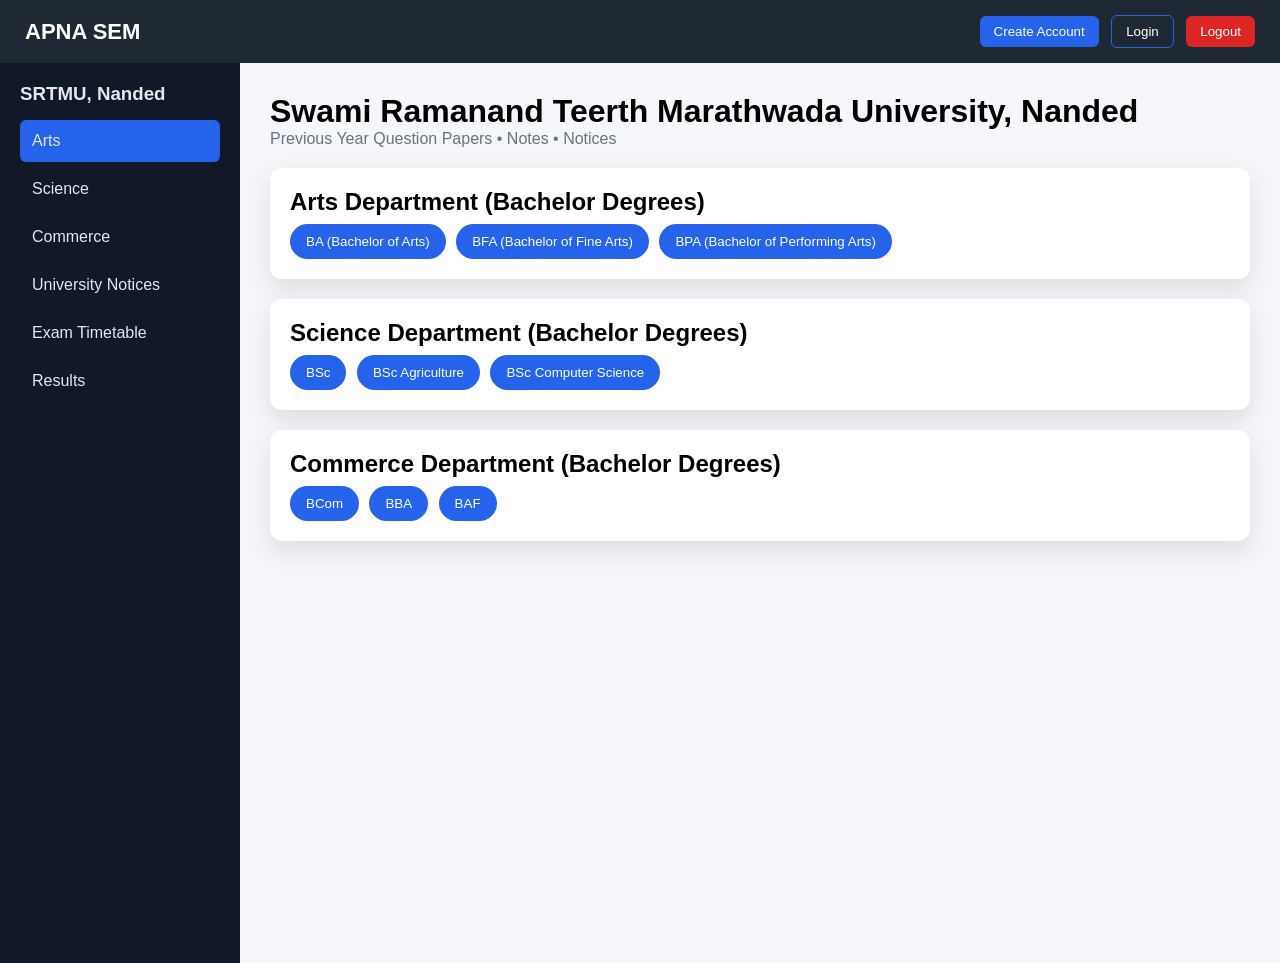
<file: index.html>
<!-- ================= index.html ================= -->
<!DOCTYPE html>
<html lang="en">
<head>
  <meta charset="UTF-8" />
  <title>APNA SEM | SRTMU Nanded</title>
  <link rel="stylesheet" href="style.css" />
</head>
<body>
  </main>
</div>

<!-- 👉 इथे paste कर -->
<!-- CREATE ACCOUNT MODAL -->
<div id="signupBox" class="modal">
  ...
</div>

<!-- LOGIN MODAL -->
<div id="loginBox" class="modal">
  ...
</div>

</body>
</html>

<header class="topbar">
  <div class="logo">APNA SEM</div>
  <div class="top-actions">

    <button class="btn" onclick="location.href='createaccount.html'">Create Account</button>
    <button class="btn outline"onclick="location.href='login.html'">Login</button>
    <button class="btn danger">Logout</button>
    <div class="top-actions">
</div>

  </div>
</header>

<div class="layout">
  <!-- LEFT SIDEBAR -->
  <aside class="sidebar">
    <h3>SRTMU, Nanded</h3>
    <ul>
      <li class="active">Arts</li>
      <li>Science</li>
      <li>Commerce</li>
      <li>University Notices</li>
      <li>Exam Timetable</li>
      <li>Results</li>
    </ul>
  </aside>

  <!-- MAIN CONTENT -->
  <main class="content">
    <h1>Swami Ramanand Teerth Marathwada University, Nanded</h1>
    <p class="subtitle">Previous Year Question Papers • Notes • Notices</p>

    <div class="card">
      <h2>Arts Department (Bachelor Degrees)</h2>
      <button class="card-btn">BA (Bachelor of Arts)</button>
      <button class="card-btn">BFA (Bachelor of Fine Arts)</button>
      <button class="card-btn">BPA (Bachelor of Performing Arts)</button>
    </div>

    <div class="card">
      <h2>Science Department (Bachelor Degrees)</h2>
      <button class="card-btn">BSc</button>
      <button class="card-btn">BSc Agriculture</button>
      <button class="card-btn">BSc Computer Science</button>
    </div>

    <div class="card">
      <h2>Commerce Department (Bachelor Degrees)</h2>
      <button class="card-btn">BCom</button>
      <button class="card-btn">BBA</button>
      <button class="card-btn">BAF</button>
    </div>
  </main>
</div>

</body>
</html>
</file>
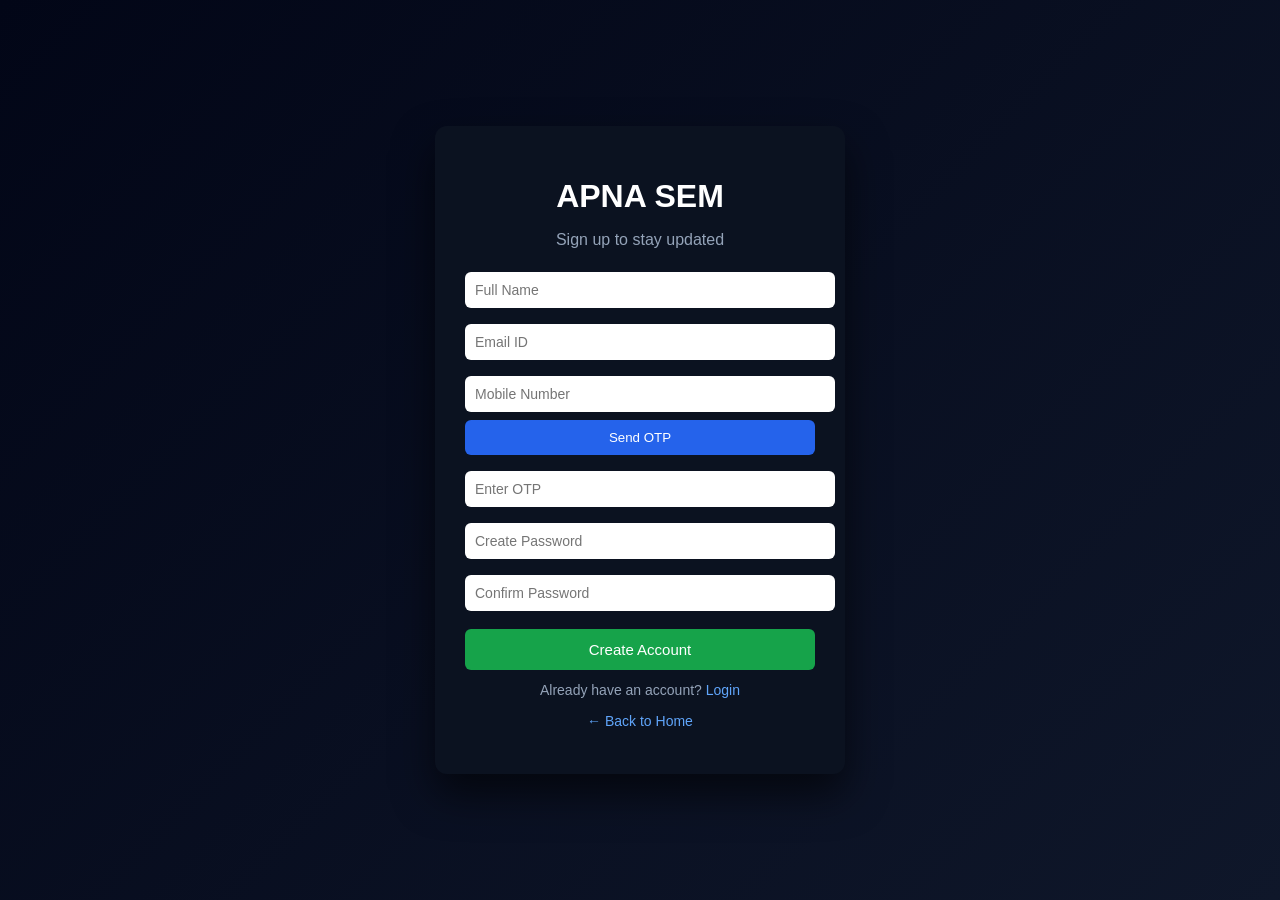
<file: createaccount.html>
<!DOCTYPE html>
<html lang="en">
<head>
  <meta charset="UTF-8">
  <title>APNA SEM | Create Account</title>

  <style>
    /* ===== Page Background ===== */
    body.auth-bg{
      background:linear-gradient(135deg,#020617,#0f172a);
      min-height:100vh;
      display:flex;
      justify-content:center;
      align-items:center;
      font-family:Arial,sans-serif;
      margin:0;
    }

    /* ===== Box ===== */
    .auth-box{
      background:#0b1220;
      color:#fff;
      padding:30px;
      width:350px;
      border-radius:12px;
      box-shadow:0 20px 40px rgba(0,0,0,.6);
    }

    .auth-box h1{
      text-align:center;
      margin-bottom:5px;
    }

    .auth-box p{
      text-align:center;
      color:#94a3b8;
      margin-bottom:15px;
    }

    /* ===== Inputs ===== */
    .auth-box input{
      width:100%;
      padding:10px;
      margin:8px 0;
      border-radius:6px;
      border:none;
      outline:none;
      font-size:14px;
    }

    /* ===== Buttons ===== */
    .otp-btn{
      width:100%;
      padding:10px;
      background:#2563eb;
      color:#fff;
      border:none;
      border-radius:6px;
      cursor:pointer;
      margin-bottom:8px;
    }

    .main-btn{
      width:100%;
      padding:12px;
      background:#16a34a;
      color:#fff;
      border:none;
      border-radius:6px;
      margin-top:10px;
      cursor:pointer;
      font-size:15px;
    }

    /* ===== Links ===== */
    .link-text{
      text-align:center;
      margin-top:12px;
      font-size:14px;
    }

    .link-text a{
      color:#60a5fa;
      text-decoration:none;
    }
  </style>
</head>

<body class="auth-bg">

  <div class="auth-box">
    <h1>APNA SEM</h1>
    <p>Sign up to stay updated</p>

    <input type="text" placeholder="Full Name" required>
    <input type="email" placeholder="Email ID" required>
    <input type="tel" placeholder="Mobile Number" required>

    <button class="otp-btn">Send OTP</button>
    <input type="text" placeholder="Enter OTP" required>

    <input type="password" placeholder="Create Password" required>
    <input type="password" placeholder="Confirm Password" required>

    <button class="main-btn">Create Account</button>

    <p class="link-text">
      Already have an account?
      <a href="login.html">Login</a>
    </p>

    <p class="link-text">
      <a href="index.html">← Back to Home</a>
    </p>
  </div>

</body>
</html>
</file>
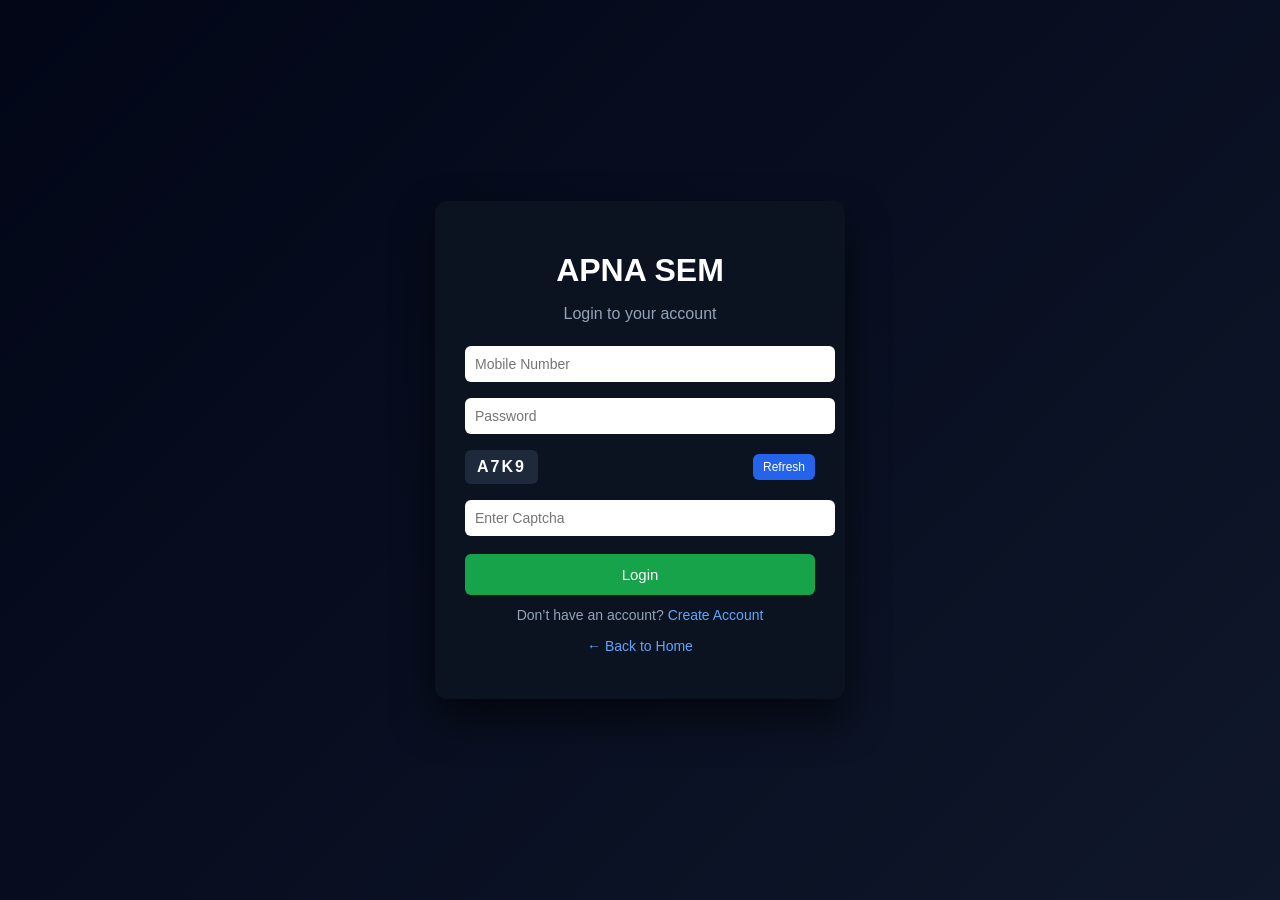
<file: login.html>
<!DOCTYPE html>
<html lang="en">
<head>
  <meta charset="UTF-8">
  <title>APNA SEM | Login</title>

  <style>
    body.auth-bg{
      background:linear-gradient(135deg,#020617,#0f172a);
      min-height:100vh;
      display:flex;
      justify-content:center;
      align-items:center;
      font-family:Arial,sans-serif;
      margin:0;
    }

    .auth-box{
      background:#0b1220;
      color:#fff;
      padding:30px;
      width:350px;
      border-radius:12px;
      box-shadow:0 20px 40px rgba(0,0,0,.6);
    }

    .auth-box h1{
      text-align:center;
      margin-bottom:5px;
    }

    .auth-box p{
      text-align:center;
      color:#94a3b8;
      margin-bottom:15px;
    }

    .auth-box input{
      width:100%;
      padding:10px;
      margin:8px 0;
      border-radius:6px;
      border:none;
      outline:none;
      font-size:14px;
    }

    .captcha-box{
      display:flex;
      align-items:center;
      justify-content:space-between;
      margin:8px 0;
    }

    .captcha{
      background:#1e293b;
      padding:8px 12px;
      border-radius:6px;
      font-weight:bold;
      letter-spacing:2px;
      user-select:none;
    }

    .refresh-btn{
      background:#2563eb;
      border:none;
      color:#fff;
      padding:6px 10px;
      border-radius:6px;
      cursor:pointer;
      font-size:12px;
    }

    .main-btn{
      width:100%;
      padding:12px;
      background:#16a34a;
      color:#fff;
      border:none;
      border-radius:6px;
      margin-top:10px;
      cursor:pointer;
      font-size:15px;
    }

    .link-text{
      text-align:center;
      margin-top:12px;
      font-size:14px;
    }

    .link-text a{
      color:#60a5fa;
      text-decoration:none;
    }
  </style>
</head>

<body class="auth-bg">

  <div class="auth-box">
    <h1>APNA SEM</h1>
    <p>Login to your account</p>

    <input type="tel" placeholder="Mobile Number" required>
    <input type="password" placeholder="Password" required>

    <!-- Captcha -->
    <div class="captcha-box">
      <div class="captcha" id="captchaText">A7K9</div>
      <button class="refresh-btn" onclick="generateCaptcha()">Refresh</button>
    </div>

    <input type="text" placeholder="Enter Captcha" required>

    <button class="main-btn">Login</button>

    <p class="link-text">
      Don’t have an account?
      <a href="createaccount.html">Create Account</a>


    </p>

    <p class="link-text">
     <a href="index.html">← Back to Home</a>
    </p>
  </div>

  <script>
    function generateCaptcha(){
      const chars = "ABCDEFGHJKLMNPQRSTUVWXYZ23456789";
      let captcha = "";
      for(let i=0;i<4;i++){
        captcha += chars.charAt(Math.floor(Math.random()*chars.length));
      }
      document.getElementById("captchaText").innerText = captcha;
    }
  </script>

</body>
</html>
</file>
<file: style.css>
*{margin:0;padding:0;box-sizing:border-box;font-family:Segoe UI,sans-serif}
body{background:#f4f6f9}

.topbar{
  background:#1f2933;
  color:#fff;
  padding:15px 25px;
  display:flex;
  justify-content:space-between;
  align-items:center
}
.logo{font-size:22px;font-weight:700}

.btn{
  background:#2563eb;
  border:none;
  padding:8px 14px;
  color:#fff;
  border-radius:6px;
  margin-left:8px;
  cursor:pointer;
  transition:.3s
}
.btn:hover{transform:scale(1.05)}
.outline{background:transparent;border:1px solid #2563eb}
.danger{background:#dc2626}

.layout{display:flex}

.sidebar{
  width:240px;
  background:#111827;
  color:#e5e7eb;
  min-height:100vh;
  padding:20px;
  animation:slide 0.6s ease
}
.sidebar h3{margin-bottom:15px}
.sidebar ul{list-style:none}
.sidebar li{
  padding:12px;
  border-radius:6px;
  cursor:pointer;
  margin-bottom:6px;
  transition:.3s
}
.sidebar li:hover,.sidebar .active{background:#2563eb}

.content{
  flex:1;
  padding:30px;
  animation:fade 0.8s ease
}
.subtitle{color:#6b7280;margin-bottom:20px}

.card{
  background:#fff;
  padding:20px;
  border-radius:12px;
  margin-bottom:20px;
  box-shadow:0 10px 25px rgba(0,0,0,.1)
}

.card-btn{
  background:#2563eb;
  color:#fff;
  border:none;
  padding:10px 16px;
  border-radius:20px;
  margin:8px 6px 0 0;
  cursor:pointer;
  transition:.3s
}
.card-btn:hover{background:#1e40af;transform:translateY(-3px)}

@keyframes slide{from{transform:translateX(-50px);opacity:0}to{opacity:1}}
@keyframes fade{from{opacity:0}to{opacity:1}}
/* ===== Signup & Login Modal ===== */
.modal{
  position:fixed;
  inset:0;
  background:rgba(0,0,0,.5);
  display:none;
  justify-content:center;
  align-items:center;
  z-index:99;
}
.modal-content{
  background:#fff;
  padding:25px;
  width:320px;
  border-radius:14px;
}
</file>
